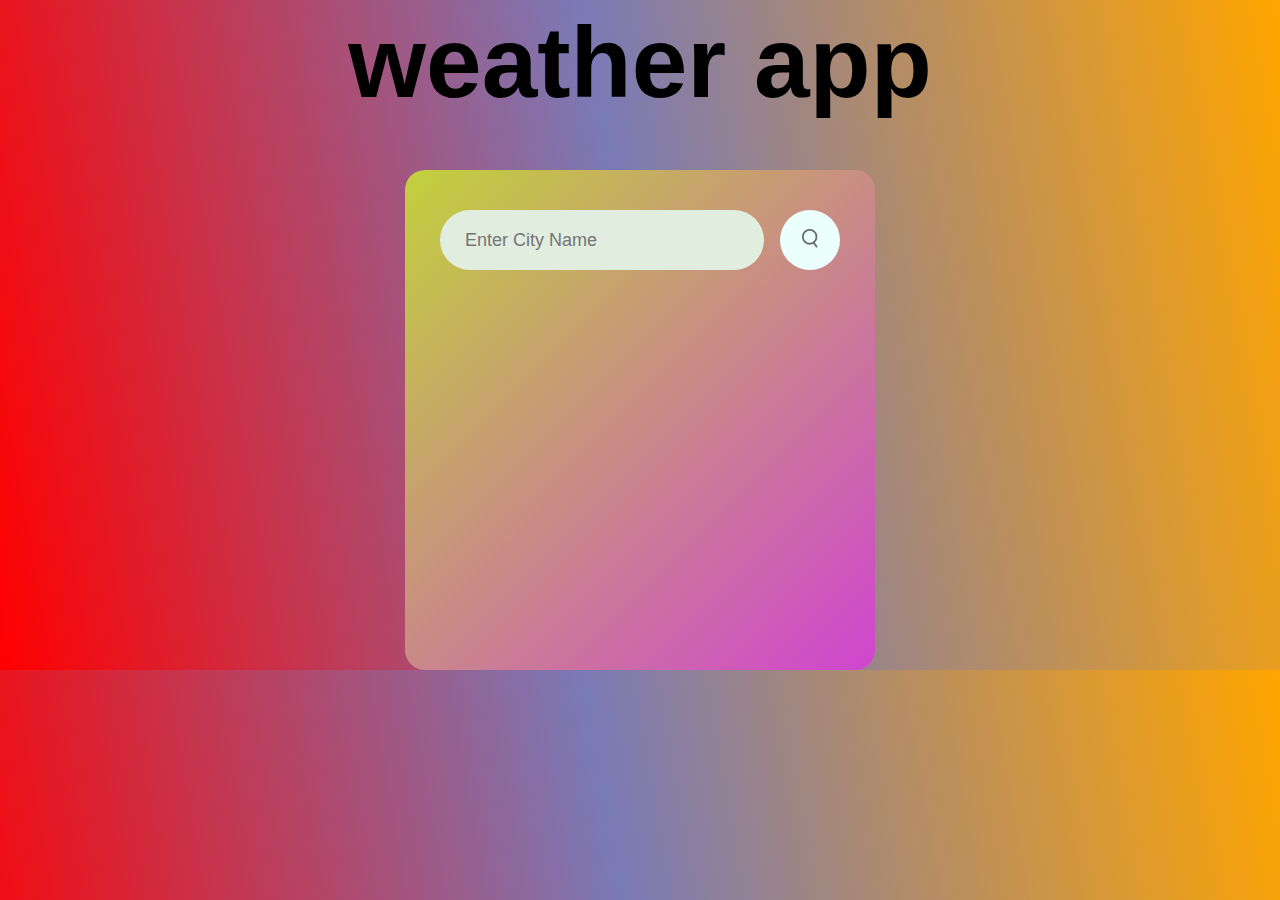
<file: weather/index.html>
<!DOCTYPE html>
<html lang="en">
<head>
    <meta charset="UTF-8">
    <meta name="viewport" content="width=device-width, initial-scale=1.0">
    <title>Weather Tutorial </title>
    <link rel="stylesheet" href="style.css">
</head>
<body>
    <div class="weatherapp">
 <h1 style=" font-size: 100px;">  weather app</h1>
    </div>
    <div class="card">
        <div class="search">
            <input type="text" placeholder="Enter City Name" spellcheck="false">
            <button><img src="image/search.png"></button>
        </div>
        <div class="error">
            <p>Invalid city name</p>
        </div>
        <div class="weather">
            <img src="image/rain.png" class="weather-icon">
            <h1 class="temp">25°c</h1>
            <h2 class="city">Bhopal</h2>
            <div class="details">
                <div class="col">
                    <img src="image/humidity.png" >
                    <div>
                        <p class="humidity">50%</p>
                        <p>Humidity</p>
                    </div>
                </div>
                <div class="col">
                    <img src="image/wind.png" >
                    <div>
                        <p class="wind">15 km/h</p>
                        <p>Wind Speed</p>
                    </div>
                </div>
            </div>
        </div>
    </div>
    <script src="script.js" ></script>
   <!-- <script>

        const apikey = "037915499dc687b5b69f098dd91193d7";
        const apiurl = "https://api.openweathermap.org/data/2.5/weather?units=metric&q=";

        const searchBox = document.querySelector(".search input");
        const searchBtn = document.querySelector(".search button");
        const weatherIcon = document.querySelector(".weather-icon");

        async function checkweather(city){
            const response = await fetch(apiurl + city +`&appid=${apikey}`);
            if(response.status == 404){
                document.querySelector(".error").style.display = "block";
                document.querySelector(".weather").style.display = "none";
            }else{
                var data = await response.json();

        

            document.querySelector(".city").innerHTML = data.name;
            document.querySelector(".temp").innerHTML = Math.round(data.main.temp)  + "°c";
            document.querySelector(".humidity").innerHTML = data.main.humidity + "%";
            document.querySelector(".wind").innerHTML = data.wind.speed + "km/h";

            if(data.weather[0].main == "Clouds"){
                weatherIcon.src = "clouds.png";


            }
            else if(data.weather[0].main == "clear"){
                weatherIcon.src = "clear.png";
            }
            else if(data.weather[0].main == "Rain"){
                weatherIcon.src = "rain.png";
            }
            else if(data.weather[0].main == "Drizzle"){
                weatherIcon.src = "drizzle.png";
            }
            else if(data.weather[0].main == "mist"){
                weatherIcon.src = "mist.png";
            }
            document.querySelector(".weather").style.display = "block";
            document.querySelector(".error").style.display = "none";


            }
            


        }
        searchBtn.addEventListener("click",()=>{
            checkweather(searchBox.value);

        })

      
    </script> -->



</body>
</html>
</file>
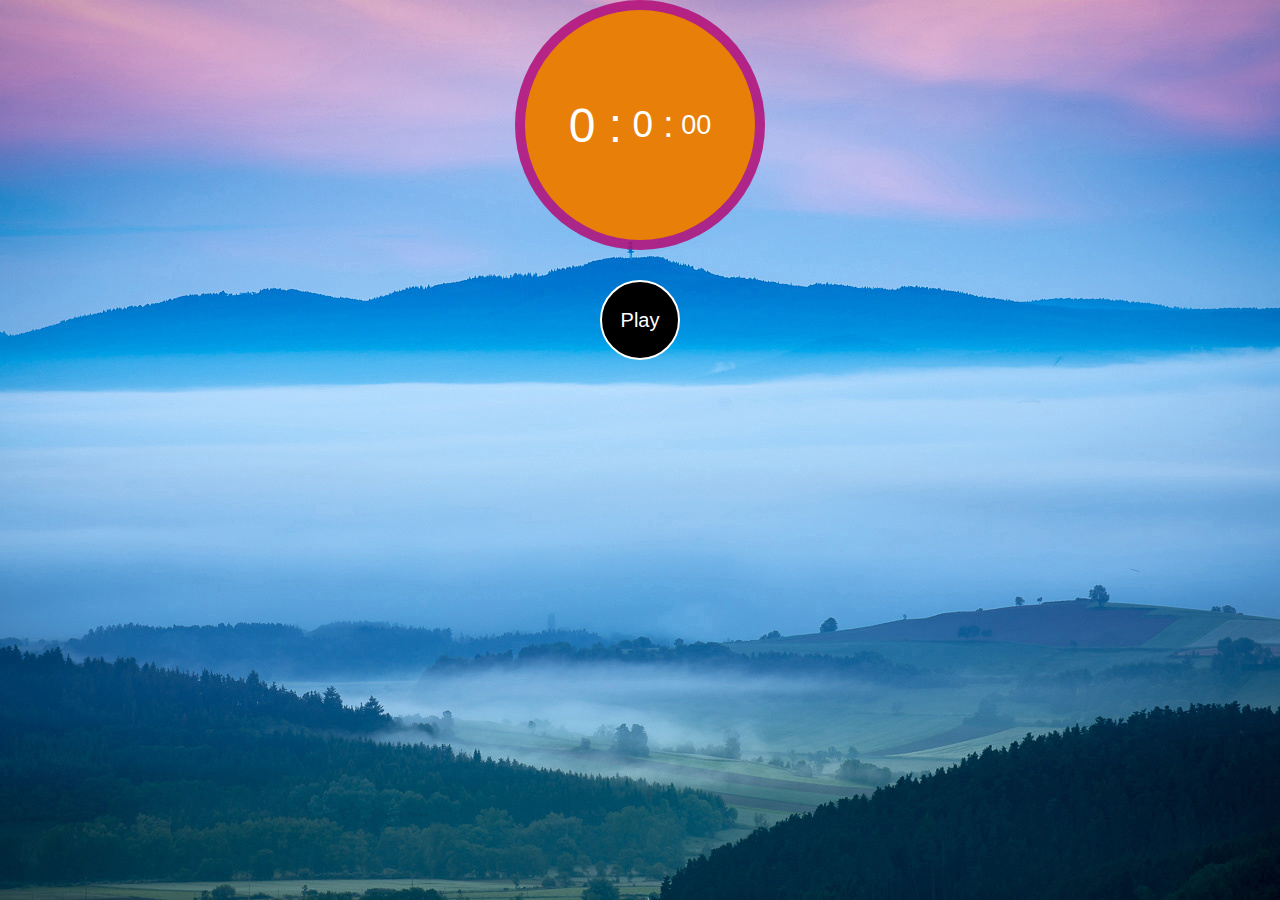
<file: stopwatch/stopwatch.html>
<!DOCTYPE html>
<html lang="en">
<head>
    <meta charset="UTF-8">
    <meta name="viewport" content="width=device-width, initial-scale=1.0">
    <title>stopwatch</title>
    <link rel="stylesheet" href="style.css">
</head>
<body>
    <div class="container"> 
        <div class="watch">
            <div class="outer">
                <div class="inner">
                    <span class="text minute"> 0 :</span>
                    <span class="text sec"> &nbsp;0 :</span>
                    <span class="text msec">&nbsp;00</span>
                </div>
            </div>
           <div class="button-wrapper">
                <button class="button reset hidden">Reset</button>
                <button class="button play" >Play</button>
                <button class="button lap hidden">Lap</button>
           </div>
        </div>
        <ul class="laps">
        <!-- <li class="lap-item">
            <span class="number">#1</span>
            <span class="time-stamp">01 : 30: 05</span>
        </li> -->
    
        <button class="lap-clear-button hidden">Clear All</button>
        </ul>
    </div>
    <script src="script2.js"></script>
</body>
</html>
</file>
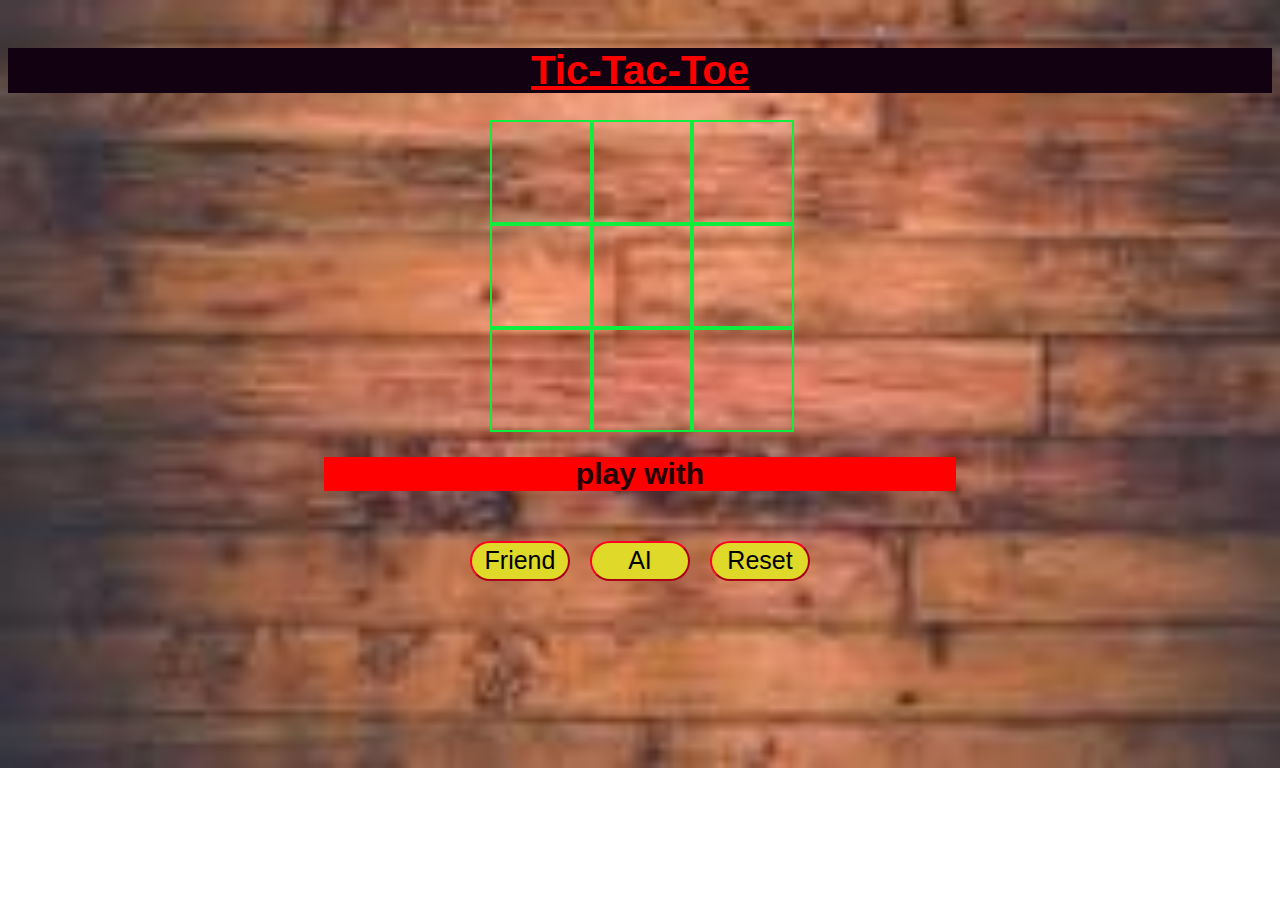
<file: tic_toc_toe/Tic-tac-toe.html>
<!DOCTYPE html>
<html lang="en">
<head>
    <meta charset="UTF-8">
    <meta name="viewport" content="width=device-width, initial-scale=1.0">
    <title>Tic-Tac-Toe</title>
    <link rel="stylesheet" href="style.css">
</head>
<body>
    <h1>Tic-Tac-Toe</h1>
    <div class="container" id="gmconst">
        <div id="div1" onclick="makeMove(this)"></div>
        <div id="div2" onclick="makeMove(this)"></div>
        <div id="div3" onclick="makeMove(this)"></div>
        <div id="div4" onclick="makeMove(this)"></div>
        <div id="div5" onclick="makeMove(this)"></div>
        <div id="div6" onclick="makeMove(this)"></div>
        <div id="div7" onclick="makeMove(this)"></div>
        <div id="div8" onclick="makeMove(this)"></div>
        <div id="div9" onclick="makeMove(this)"></div>
    </div>
    <div class="playgame"><h2>play with</h2></div>
    <div class="buttons">  
        <button onclick="startGame('friend')">Friend</button>
        <button onclick="startGame('ai')">AI</button>
        <button onclick="resetGame()">Reset</button>
    </div>
        
    <script src="script.js"></script>
</body>
</html>
</file>
<file: weather/style.css>
*{
    margin: 0;
    padding: 0;
    font-family: 'poppins',sans-serif;
    box-sizing: border-box;
}
body{
    /* background-color:#e57914cf; */
     background:linear-gradient(80deg,red,rgb(122, 122, 182),orange); 
}
.weatherapp{
    text-align: center;
    justify-items: center;
    color: linear-gradient(15deg,#f0e912,#c12234,#49e112);
    margin-top: 5px;
}
.weatherapp.h1{
        color:linear-gradient(15deg,#f0e912,#c12234,#49e112);
}

.card{
    width: 90%;
    height: 500px;
    max-width: 470px;
    background: linear-gradient(135deg, #c2d13c, #d045d0);
    color: #3606d2;
    margin: 50px auto 0;
    border-radius: 20px;
    padding: 40px 35px;
    text-align: center;
    
}
.search{
    width: 100%;
    display: flex;
    align-items: center;
    justify-content: space-between;

}
.search input{
    border: 0;
    outline: 0;
    background: #e1eddf;
    color: #0a0101;
    padding: 10px 25px;
    height: 60px;
    border-radius: 30px;
    flex: 1;
    margin-right: 16px;
    font-size: 18px;
}
.search button{
    border: 0;
    outline: 0;
    background: #ebfffc;
    border-radius: 50%;
    width: 60px;
    height: 60px;
    cursor: pointer;
}
.search button:hover{
    background: #abb84a;
}
.search button img{
    width: 16px;
}
.weather-icon{
    width: 170px;
    margin-top: 30px;


}
.weatherapp.h1.weather h1{
    font-size: 80px;
    font-weight: 500;
}
.weather h2{
    font-size: 45px;
    font-weight: 400;
    margin-top: -10px;
}
.details{
    display: flex;
    align-items: center;
    justify-content: space-between;
    padding: 0 20px;
    margin-top: 50px;

}
.col{
    display: flex;
    align-items: center;
    text-align: left;


}
.col img{
    width: 40px;
    margin-right: 10px;
}
.humidity, .wind{
    font-size: 28px;
    margin-top: -6px;
}
.weather{
    display: none;

}
.error{
    text-align: left;
    margin-left: 10px;
    font-size: 14px;
    margin-top: 10px;
    display: none;
}
</file>
<file: stopwatch/style.css>
*{
    margin:0;
    padding:0;
    box-sizing: border-box;
    outline: none;
}
/*body css*/
body {
font-family: sans-serif;
font-size: 20px;
width: 100%;
height: 100vh;
background-image: url(bg.jpg);
background-color: rgba(124, 25, 77, 0.874);
display: flex;
justify-content: center;
align-content: center;
}
/* outer circle css */
.outer{
    width: 250px;
    height: 250px;
    border-radius: 50%;
    background-color: rgba(178, 13, 120, 0.859);
    display: flex;
    align-items: center;
    justify-content: center;
    
}
/* inner circle css */
.inner{
    height: 230px;
    width: 230px;
    border-radius: 50%;
    background-color: rgb(232, 127, 8);
    display: flex;
    align-items: center;
    justify-content: center;

}
/* button css */
.button-wrapper{
    width: 250px;
    margin-top: 30px;
    display:flex;
    justify-content: space-between;

}

.button{
    width:  80px;
    height: 80px;
    border-radius: 50%;
    border: 2px solid white;
    background-color: black;
    color: white;
    font-size:20px ;
    cursor: pointer;
}
.button:hover{
    background-color: rgb(230, 132, 35);
    color: rgb(10, 0, 0);
}
.laps{
    list-style:none;
    color: white;
    width: 250px;
    height: 300px;
    position: relative;
    padding: 20px 0;
}
.lap::-webkit-scrollbar{
    display: none;
}



.text{
color: white;
font-size: 23px;
}
.minute{
    font-size: 48px;
}
.sec{
    font-size: 37px;
}
.msec{
    font-size: 27px;
}


laps{

    display: inline-block;
    width: 250px;
    text-align: center;
}
.lap-item{
    display: inline-block;
    width: 100%;
    padding: 10px;
    color: black;
    font-size: 20px;
    background-color: rgb(168, 208, 74);
    text-align: center;
    border: 1px solid #e60716;
    border-radius: 50px;
    margin-bottom: 15px;
}
.number{
    color:rgb(250, 6, 6);
    font-size: 25px;
}
.time-stamp{
   display: inline-block;
   margin-left: 25px;
}
/* clear botton css */
.lap-clear-button{
    position: fixed;
    display: block;
    cursor: pointer;
    z-index: 1000;
    bottom: 35px;
    left: 50%;
    width: 130px;
    padding: 10px 0;
    font-size: 20px;
    border-radius: 50px;
    background-color: rgba(229, 39, 188, 0.9);
    border: 1px solid white;
    color: white;
    transform:translate(-50%);

}
.lap-clear-button:hover{
    background-color: rgb(196, 14, 14);
}
.hidden{
    visibility: hidden;
}

/* animation css  */
.animation-bg{
    background: linear-gradient(-45deg, #fdf497 0%,
    #e3d325 15%,
    #fd5949 45%,
    #d6249f 60%,
    #285aeb 90%);
    
    background-size: 400% 400%;
    /* animation:  3s ease infinite; */
    animation: gredient 2s linear infinite;
  } 
  @keyframes gredient{
    0%{
        background-position: 0% 50%;

    }
    50%{
        background-position: 100% 50%;
    }
    100%{
        background-position: 0% 50%;
    }
  }
</file>
<file: tic_toc_toe/style.css>
* {
    font-family: 'Gill Sans', 'Gill Sans MT', Calibri, 'Trebuchet MS', sans-serif;
}
body {
    background-image: url(./img.jpg);
    background-size: cover;
    background-position: center;
    background-repeat: no-repeat;
}
h1 {
    text-align: center;
    font-size: 40px;
    color: red;
    background-color: rgb(17, 1, 17);
    margin-top: 3rem;
    text-decoration: underline;
}
.container {
    display: grid;
    grid-template-columns: repeat(3, 100px);
    place-content: center;
}
.container > div {
    width: 100px;
    height: 100px;
    color: #1f0303;
    display: grid;
    font-size: 50px;
    border: 2px solid rgb(16, 237, 60);
    place-content: center;
}
.buttons {
    display: flex;
    justify-content: center;
    gap: 20px;
    margin-top: 50px;
}
button {
    box-shadow: inset;
    border-radius: 30px;
    background: rgb(223, 217, 41);
    z-index: 2;
    border-color: rgb(255, 0, 34);
    height: 40px;
    width: 100px;
    font-size: 25px;
    cursor: pointer;
}
button:hover {
    background: rgb(42, 223, 45);
}
.playgame>h2{
    color: rgb(37, 2, 7);
    background: red;
    text-align: center;
    font-size: 30px;
    margin-left: 25%;
    margin-right: 25%;
  
}
</file>
